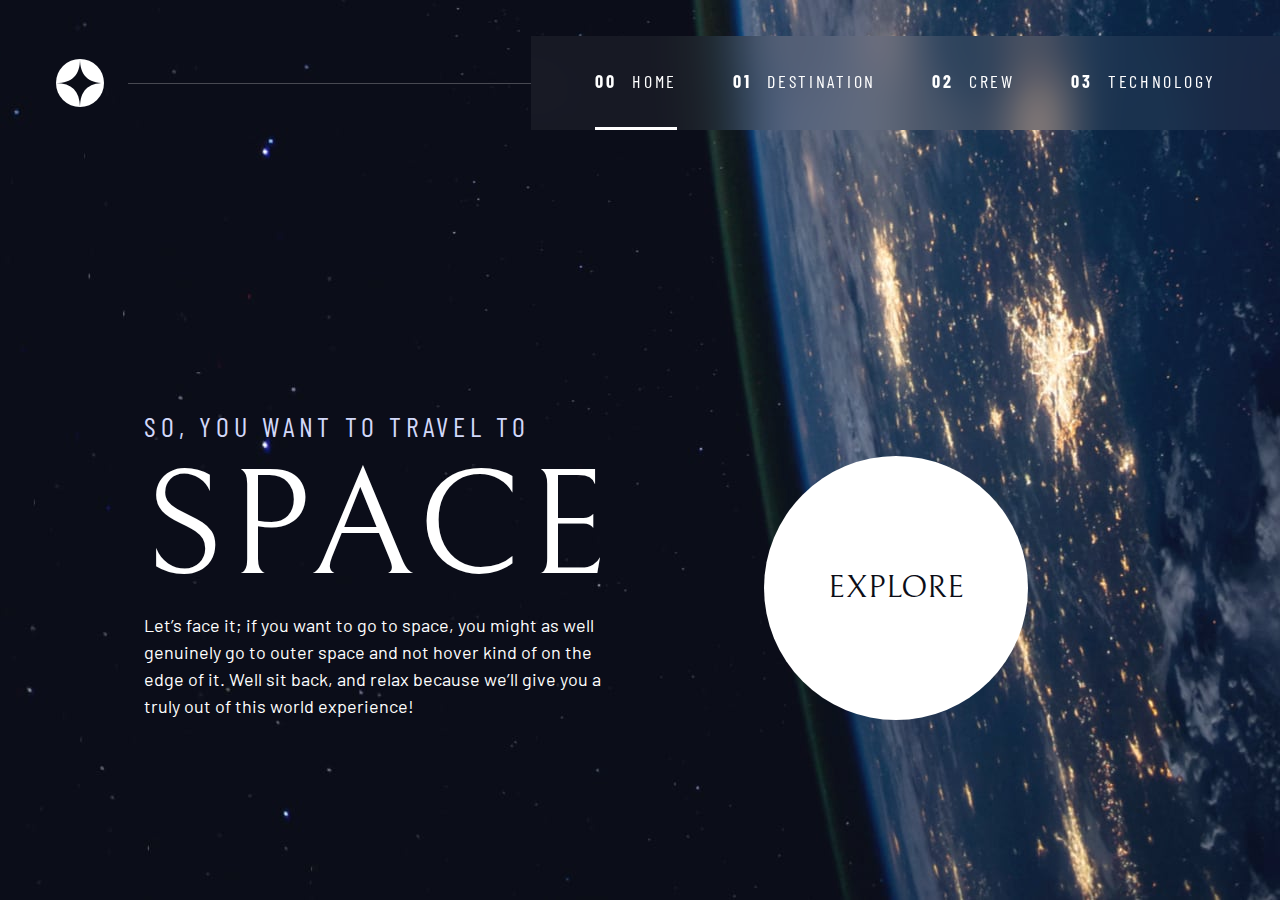
<file: index.html>
<!DOCTYPE html>
<html lang="en">
  <head>
    <meta charset="UTF-8" />
    <meta name="viewport" content="width=device-width, initial-scale=1.0" />
    <link
      rel="icon"
      type="image/png"
      sizes="32x32"
      href="./assets/favicon-32x32.png"
    />
    <link rel="preconnect" href="https://fonts.googleapis.com" />
    <link rel="preconnect" href="https://fonts.gstatic.com" crossorigin />
    <link
      href="https://fonts.googleapis.com/css2?family=Barlow+Condensed:wght@400;700&family=Bellefair&family=Barlow:wght@400;700&display=swap"
      rel="stylesheet"
    />
    <link rel="stylesheet" href="index.css" />
    <title>Space Tourism</title>
  </head>
  <body class="home">
    <a class="skip-to-content" href="#main">Skip to main content </a>
    <header class="primary-header flex">
      <div>
        <img
          src="./assets/shared/logo.svg"
          alt="Space Tourism Logo"
          class="logo"
        />
      </div>
      <button
        class="mobile-nav-toggle"
        aria-controls="primary-navigation"
        aria-expanded="false"
      >
        <span class="sr-only">Menu</span>
      </button>
      <nav>
        <ul
          id="primary-navigation"
          data-visible="false"
          class="primary-navigation underline-indicators flex ff-sans-cond"
        >
          <li class="active">
            <a href="index.html" class="uppercase letter-spacing-2 text-white"
              ><span aria-hidden="true">00</span> Home</a
            >
          </li>
          <li>
            <a
              href="destination.html"
              class="uppercase letter-spacing-2 text-white"
              ><span aria-hidden="true">01</span> Destination</a
            >
          </li>
          <li>
            <a href="crew.html" class="uppercase letter-spacing-2 text-white"
              ><span aria-hidden="true">02</span> Crew</a
            >
          </li>
          <li>
            <a
              href="technology.html"
              class="uppercase letter-spacing-2 text-white"
              ><span aria-hidden="true">03</span> Technology</a
            >
          </li>
        </ul>
      </nav>
    </header>
    <main id="main" class="grid-container grid-container--home">
      <div>
        <h1 class="text-light letter-spacing-1 ff-sans-cond fs-500 uppercase">
          So, you want to travel to
          <span class="block text-white ff-serif fs-900 uppercase">Space</span>
        </h1>
        <p>
          Let’s face it; if you want to go to space, you might as well genuinely
          go to outer space and not hover kind of on the edge of it. Well sit
          back, and relax because we’ll give you a truly out of this world
          experience!
        </p>
      </div>
      <div>
        <a
          href="destination.html"
          class="large-button uppercase ff-serif text-dark bg-white"
          >Explore</a
        >
      </div>
    </main>
    <script src="nav.js"></script>
  </body>
</html>
</file>
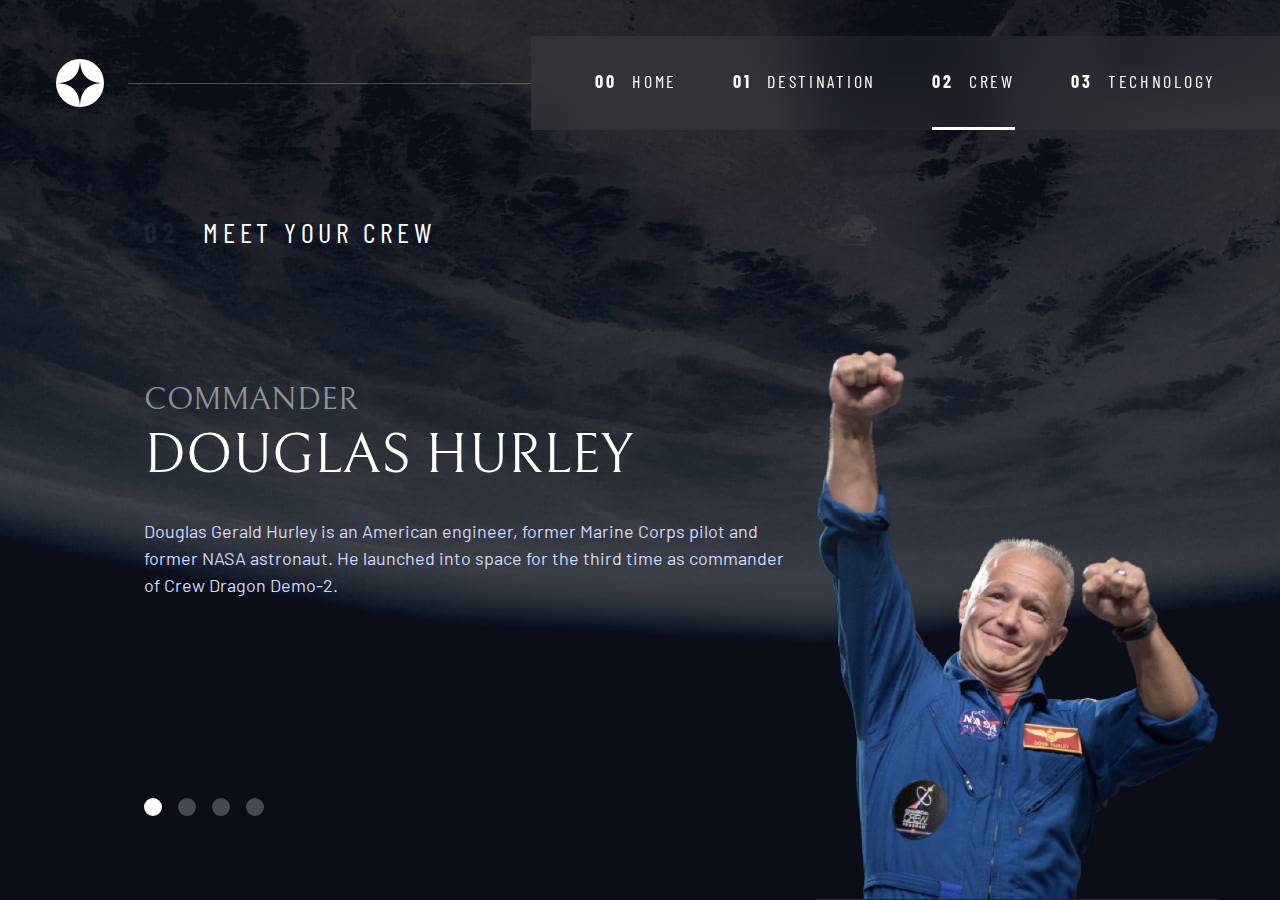
<file: crew.html>
<!DOCTYPE html>
<html lang="en">
  <head>
    <meta charset="UTF-8" />
    <meta name="viewport" content="width=device-width, initial-scale=1.0" />
    <link
      rel="icon"
      type="image/png"
      sizes="32x32"
      href="./assets/favicon-32x32.png"
    />
    <link rel="preconnect" href="https://fonts.googleapis.com" />
    <link rel="preconnect" href="https://fonts.gstatic.com" crossorigin />
    <link
      href="https://fonts.googleapis.com/css2?family=Barlow+Condensed:wght@400;700&family=Bellefair&family=Barlow:wght@400;700&display=swap"
      rel="stylesheet"
    />
    <link rel="stylesheet" href="index.css" />
    <title>Space Tourism</title>
  </head>
  <body class="crew">
    <a class="skip-to-content" href="#main">Skip to main content </a>
    <header class="primary-header flex">
      <div>
        <img
          src="./assets/shared/logo.svg"
          alt="Space Tourism Logo"
          class="logo"
        />
      </div>
      <button
        class="mobile-nav-toggle"
        aria-controls="primary-navigation"
        aria-expanded="false"
      >
        <span class="sr-only">Menu</span>
      </button>
      <nav>
        <ul
          id="primary-navigation"
          data-visible="false"
          class="primary-navigation underline-indicators flex ff-sans-cond"
        >
          <li>
            <a href="index.html" class="uppercase letter-spacing-2 text-white"
              ><span aria-hidden="true">00</span> Home</a
            >
          </li>
          <li>
            <a
              href="destination.html"
              class="uppercase letter-spacing-2 text-white"
              ><span aria-hidden="true">01</span> Destination</a
            >
          </li>
          <li class="active">
            <a href="crew.html" class="uppercase letter-spacing-2 text-white"
              ><span aria-hidden="true">02</span> Crew</a
            >
          </li>
          <li>
            <a
              href="technology.html"
              class="uppercase letter-spacing-2 text-white"
              ><span aria-hidden="true">03</span> Technology</a
            >
          </li>
        </ul>
      </nav>
    </header>
    <main id="main" class="grid-container grid-container--crew flow">
      <h1 class="numbered-title">
        <span aria-hidden="true">02</span> Meet your crew
      </h1>
      <div
        class="dot-indicators flex"
        role="tablist"
        aria-label="crew member list"
      >
        <button
          aria-selected="true"
          aria-controls="commander-tab"
          data-image="commander-image"
          role="tab"
          tabindex="0"
        >
          <span class="sr-only">The commander</span>
        </button>
        <button
          aria-selected="false"
          aria-controls="mission-tab"
          data-image="mission-image"
          role="tab"
          tabindex="-1"
        >
          <span class="sr-only">The mission specialist</span>
        </button>
        <button
          aria-selected="false"
          aria-controls="pilot-tab"
          data-image="pilot-image"
          role="tab"
          tabindex="-1"
        >
          <span class="sr-only">The pilot</span>
        </button>
        <button
          aria-selected="false"
          aria-controls="crew-tab"
          data-image="crew-image"
          role="tab"
          tabindex="-1"
        >
          <span class="sr-only">The crew engineer</span>
        </button>
      </div>

      <!-- commander -->
      <article
        class="crew-details flow"
        id="commander-tab"
        role="tabpanel"
        tabindex="0"
      >
        <header class="flow flow--space-small">
          <h2 class="fs-600 ff-serif uppercase">Commander</h2>
          <p class="fs-700 uppercase ff-serif">Douglas Hurley</p>
        </header>
        <p class="text-light">
          Douglas Gerald Hurley is an American engineer, former Marine Corps
          pilot and former NASA astronaut. He launched into space for the third
          time as commander of Crew Dragon Demo-2.
        </p>
      </article>

      <!-- mission specialist -->
      <article
        class="crew-details flow"
        id="mission-tab"
        role="tabpanel"
        tabindex="0"
        hidden
      >
        <header class="flow flow--space-small">
          <h2 class="fs-600 ff-serif uppercase">Mission Specialist</h2>
          <p class="fs-700 uppercase ff-serif">Mark SHuttleworth</p>
        </header>
        <p class="text-light">
          Mark Richard Shuttleworth is the founder and CEO of Canonical, the
          company behind the Linux-based Ubuntu operating system. Shuttleworth
          became the first South African to travel to space as a space tourist.
        </p>
      </article>

      <!-- pilot -->
      <article
        class="crew-details flow"
        id="pilot-tab"
        role="tabpanel"
        tabindex="0"
        hidden
      >
        <header class="flow flow--space-small">
          <h2 class="fs-600 ff-serif uppercase">Pilot</h2>
          <p class="fs-700 uppercase ff-serif">Victor Glover</p>
        </header>
        <p class="text-light">
          Pilot on the first operational flight of the SpaceX Crew Dragon to the
          International Space Station. Glover is a commander in the U.S. Navy
          where he pilots an F/A-18.He was a crew member of Expedition 64, and
          served as a station systems flight engineer.
        </p>
      </article>

      <!-- engineer -->
      <article
        class="crew-details flow"
        id="crew-tab"
        role="tabpanel"
        tabindex="0"
        hidden
      >
        <header class="flow flow--space-small">
          <h2 class="fs-600 ff-serif uppercase">Flight Engineer</h2>
          <p class="fs-700 uppercase ff-serif">Anousheh Ansari</p>
        </header>
        <p class="text-light">
          Anousheh Ansari is an Iranian American engineer and co-founder of
          Prodea Systems. Ansari was the fourth self-funded space tourist, the
          first self-funded woman to fly to the ISS, and the first Iranian in
          space.
        </p>
      </article>

      <picture id="commander-image">
        <source
          srcset="assets/crew/image-douglas-hurley.webp"
          type="image/webp"
        />
        <img src="assets/crew/image-douglas-hurley.png" alt="Douglas Hurley" />
      </picture>
      <picture id="mission-image" hidden>
        <source
          srcset="assets/crew/image-mark-shuttleworth.webp"
          type="image/webp"
        />
        <img
          src="assets/crew/image-mark-shuttleworth.png"
          alt="Douglas Hurley"
        />
      </picture>
      <picture id="pilot-image" hidden>
        <source
          srcset="assets/crew/image-victor-glover.webp"
          type="image/webp"
        />
        <img src="assets/crew/image-victor-glover.png" alt="Douglas Hurley" />
      </picture>
      <picture id="crew-image" hidden>
        <source
          srcset="assets/crew/image-anousheh-ansari.webp"
          type="image/webp"
        />
        <img src="assets/crew/image-anousheh-ansari.png" alt="Douglas Hurley" />
      </picture>
      <script src="nav.js"></script>
      <script src="content-change.js"></script>
    </main>
  </body>
</html>
</file>
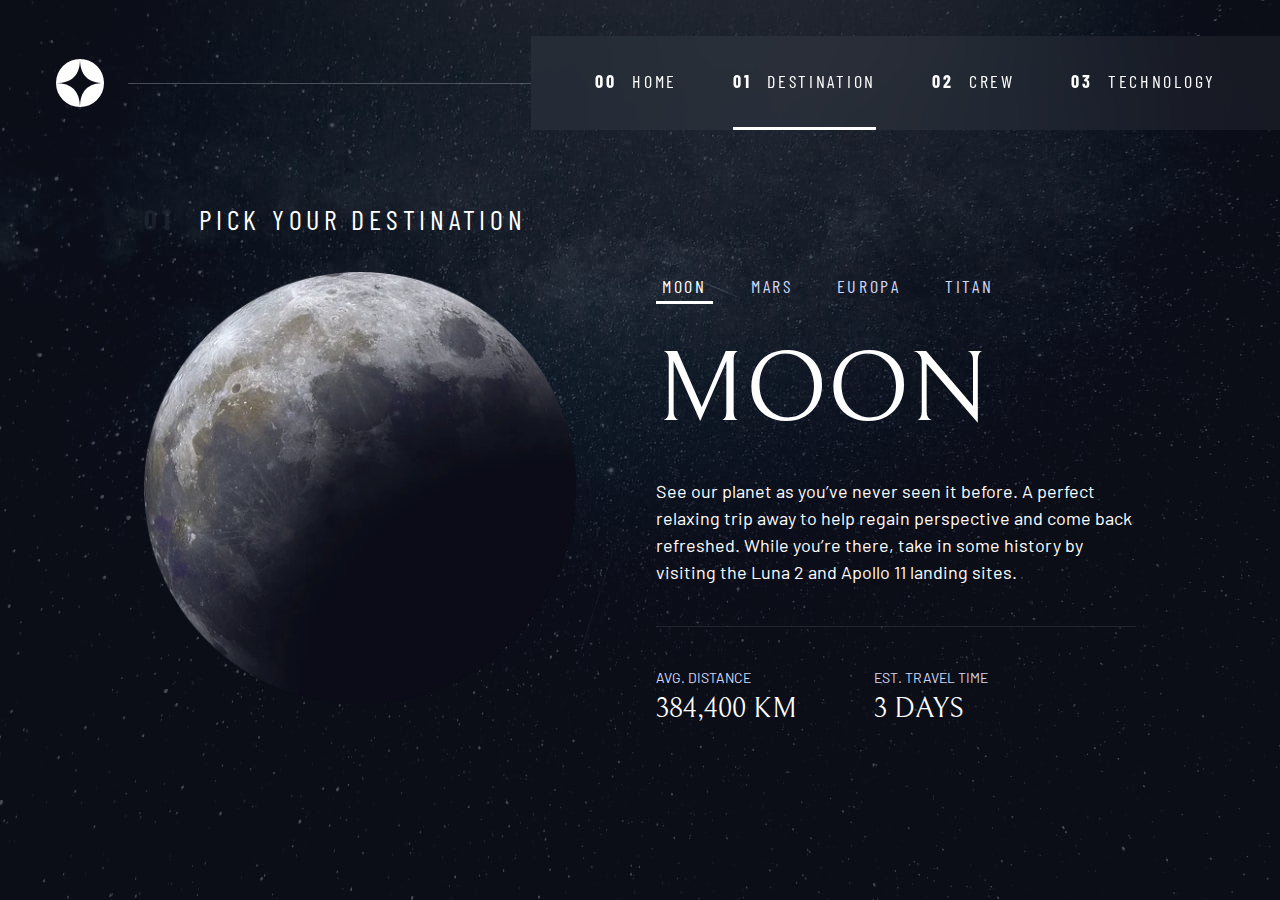
<file: destination.html>
<!DOCTYPE html>
<html lang="en">
  <head>
    <meta charset="UTF-8" />
    <meta name="viewport" content="width=device-width, initial-scale=1.0" />
    <link
      rel="icon"
      type="image/png"
      sizes="32x32"
      href="./assets/favicon-32x32.png"
    />
    <link rel="preconnect" href="https://fonts.googleapis.com" />
    <link rel="preconnect" href="https://fonts.gstatic.com" crossorigin />
    <link
      href="https://fonts.googleapis.com/css2?family=Barlow+Condensed:wght@400;700&family=Bellefair&family=Barlow:wght@400;700&display=swap"
      rel="stylesheet"
    />
    <link rel="stylesheet" href="index.css" />
    <title>Space Tourism</title>
  </head>
  <body class="destination">
    <a class="skip-to-content" href="#main">Skip to main content </a>
    <header class="primary-header flex">
      <div>
        <img
          src="./assets/shared/logo.svg"
          alt="Space Tourism Logo"
          class="logo"
        />
      </div>
      <button
        class="mobile-nav-toggle"
        aria-controls="primary-navigation"
        aria-expanded="false"
      >
        <span class="sr-only">Menu</span>
      </button>
      <nav>
        <ul
          id="primary-navigation"
          data-visible="false"
          class="primary-navigation underline-indicators flex ff-sans-cond"
        >
          <li>
            <a href="index.html" class="uppercase letter-spacing-2 text-white"
              ><span aria-hidden="true">00</span> Home</a
            >
          </li>
          <li class="active">
            <a
              href="destination.html"
              class="uppercase letter-spacing-2 text-white"
              ><span aria-hidden="true">01</span> Destination</a
            >
          </li>
          <li>
            <a href="crew.html" class="uppercase letter-spacing-2 text-white"
              ><span aria-hidden="true">02</span> Crew</a
            >
          </li>
          <li>
            <a
              href="technology.html"
              class="uppercase letter-spacing-2 text-white"
              ><span aria-hidden="true">03</span> Technology</a
            >
          </li>
        </ul>
      </nav>
    </header>
    <main id="main" class="grid-container grid-container--destination flow">
      <h1 class="numbered-title">
        <span aria-hidden="true">01</span> Pick your destination
      </h1>
      <picture id="moon-image">
        <source srcset="assets/destination/image-moon.webp" type="image/webp" />
        <img src="assets/destination/image-moon.png" alt="the moon" />
      </picture>
      <picture id="mars-image" hidden>
        <source srcset="assets/destination/image-mars.webp" type="image/webp" />
        <img src="assets/destination/image-mars.png" alt="the planet mars" />
      </picture>
      <picture id="europa-image" hidden>
        <source
          srcset="assets/destination/image-europa.webp"
          id="-image"
          type="image/webp"
        />
        <img
          src="assets/destination/image-europa.png"
          alt="the planet europa"
        />
      </picture>
      <picture id="titan-image" hidden>
        <source
          srcset="assets/destination/image-titan.webp"
          type="image/webp"
        />
        <img src="assets/destination/image-titan.png" alt="the moon titan" />
      </picture>

      <div
        class="tab-list underline-indicators flex"
        role="tablist"
        aria-label="destination list"
      >
        <button
          aria-selected="true"
          role="tab"
          aria-controls="moon-tab"
          class="uppercase ff-sans-cond text-light letter-spacing-2"
          tabindex="0"
          data-image="moon-image"
        >
          Moon
        </button>
        <button
          aria-selected="false"
          role="tab"
          aria-controls="mars-tab"
          class="uppercase ff-sans-cond text-light letter-spacing-2"
          tabindex="-1"
          data-image="mars-image"
        >
          Mars
        </button>
        <button
          aria-selected="false"
          role="tab"
          aria-controls="europa-tab"
          class="uppercase ff-sans-cond text-light letter-spacing-2"
          tabindex="-1"
          data-image="europa-image"
        >
          Europa
        </button>
        <button
          aria-selected="false"
          role="tab"
          aria-controls="titan-tab"
          class="uppercase ff-sans-cond text-light letter-spacing-2"
          tabindex="-1"
          data-image="titan-image"
        >
          Titan
        </button>
      </div>

      <!-- The moon -->
      <article
        id="moon-tab"
        class="destination-info flow"
        tabindex="0"
        role="tabpanel"
      >
        <h2 class="fs-800 uppercase ff-serif">Moon</h2>

        <p>
          See our planet as you’ve never seen it before. A perfect relaxing trip
          away to help regain perspective and come back refreshed. While you’re
          there, take in some history by visiting the Luna 2 and Apollo 11
          landing sites.
        </p>

        <div class="destination-meta flex">
          <div>
            <h3 class="text-light fs-200 uppercase">Avg. distance</h3>
            <p class="ff-serif uppercase">384,400 km</p>
          </div>
          <div>
            <h3 class="text-light fs-200 uppercase">Est. travel time</h3>
            <p class="ff-serif uppercase">3 days</p>
          </div>
        </div>
      </article>

      <!-- Mars -->
      <article
        id="mars-tab"
        hidden
        class="destination-info flow"
        tabindex="0"
        role="tabpanel"
      >
        <h2 class="fs-800 uppercase ff-serif">Mars</h2>

        <p>
          Don’t forget to pack your hiking boots. You’ll need them to tackle
          Olympus Mons, the tallest planetary mountain in our solar system. It’s
          two and a half times the size of Everest!
        </p>

        <div class="destination-meta flex">
          <div>
            <h3 class="text-light fs-200 uppercase">Avg. distance</h3>
            <p class="ff-serif uppercase">225 mil. km</p>
          </div>
          <div>
            <h3 class="text-light fs-200 uppercase">Est. travel time</h3>
            <p class="ff-serif uppercase">9 months</p>
          </div>
        </div>
      </article>

      <!-- Europa -->
      <article
        id="europa-tab"
        hidden
        class="destination-info flow"
        tabindex="0"
        role="tabpanel"
      >
        <h2 class="fs-800 uppercase ff-serif">Europa</h2>

        <p>
          The smallest of the four Galilean moons orbiting Jupiter, Europa is a
          winter lover’s dream. With an icy surface, it’s perfect for a bit of
          ice skating, curling, hockey, or simple relaxation in your snug
          wintery cabin.
        </p>
        <div class="destination-meta flex">
          <div>
            <h3 class="text-light fs-200 uppercase">Avg. distance</h3>
            <p class="ff-serif uppercase">628 mil. km</p>
          </div>
          <div>
            <h3 class="text-light fs-200 uppercase">Est. travel time</h3>
            <p class="ff-serif uppercase">3 years</p>
          </div>
        </div>
      </article>

      <!-- Titan -->
      <article
        id="titan-tab"
        hidden
        class="destination-info flow"
        tabindex="0"
        role="tabpanel"
      >
        <h2 class="fs-800 uppercase ff-serif">Titan</h2>

        <p>
          The only moon known to have a dense atmosphere other than Earth, Titan
          is a home away from home (just a few hundred degrees colder!). As a
          bonus, you get striking views of the Rings of Saturn.
        </p>

        <div class="destination-meta flex">
          <div>
            <h3 class="text-light fs-200 uppercase">Avg. distance</h3>
            <p class="ff-serif uppercase">1.6 bil. km</p>
          </div>
          <div>
            <h3 class="text-light fs-200 uppercase">Est. travel time</h3>
            <p class="ff-serif uppercase">7 years</p>
          </div>
        </div>
      </article>
    </main>
    <script src="nav.js"></script>
    <script src="content-change.js"></script>
  </body>
</html>
</file>
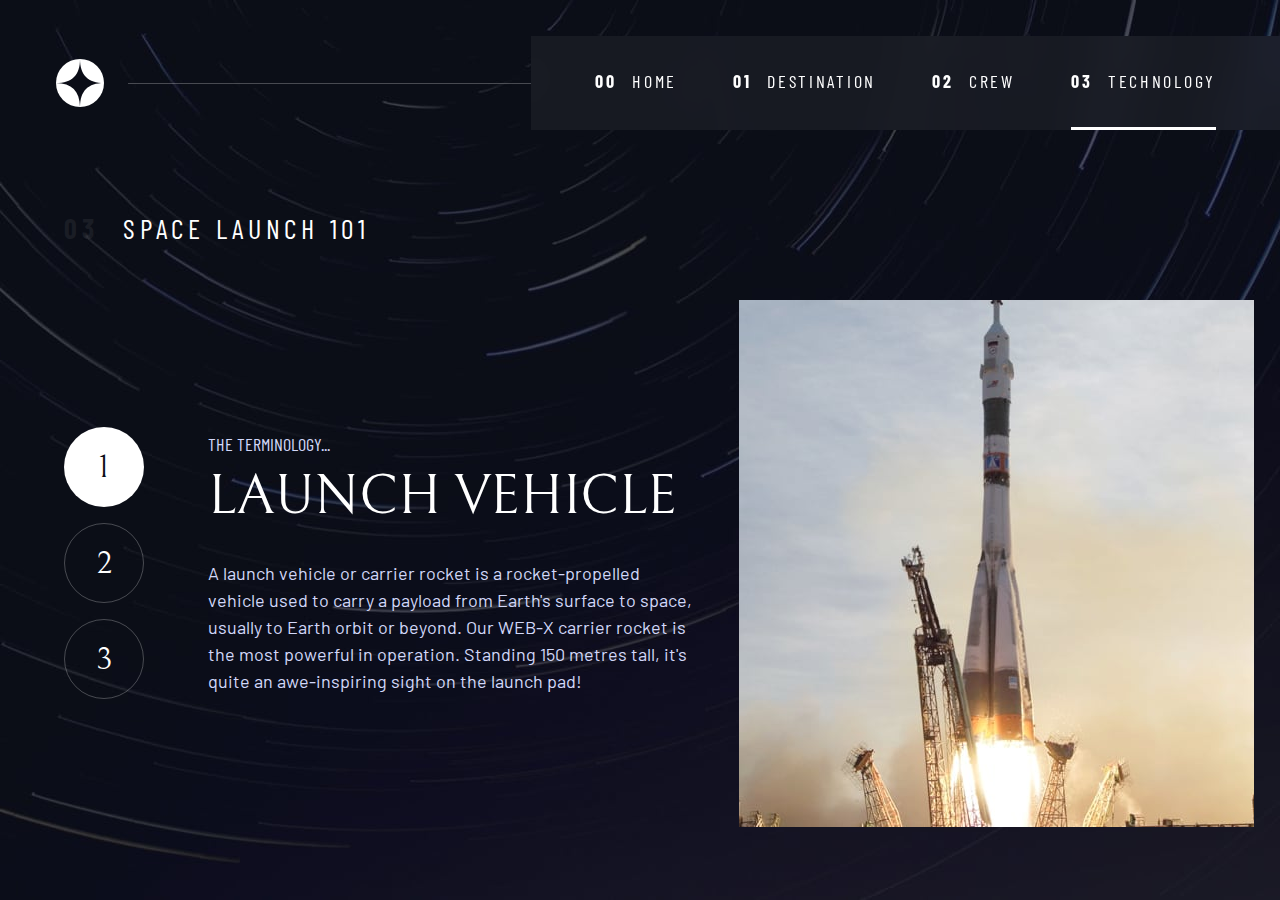
<file: technology.html>
<!DOCTYPE html>
<html lang="en">
  <head>
    <meta charset="UTF-8" />
    <meta name="viewport" content="width=device-width, initial-scale=1.0" />
    <link
      rel="icon"
      type="image/png"
      sizes="32x32"
      href="./assets/favicon-32x32.png"
    />
    <link rel="preconnect" href="https://fonts.googleapis.com" />
    <link rel="preconnect" href="https://fonts.gstatic.com" crossorigin />
    <link
      href="https://fonts.googleapis.com/css2?family=Barlow+Condensed:wght@400;700&family=Bellefair&family=Barlow:wght@400;700&display=swap"
      rel="stylesheet"
    />
    <link rel="stylesheet" href="index.css" />
    <title>Space Tourism</title>
  </head>
  <body class="technology">
    <a class="skip-to-content" href="#main">Skip to main content </a>
    <header class="primary-header flex">
      <div>
        <img
          src="./assets/shared/logo.svg"
          alt="Space Tourism Logo"
          class="logo"
        />
      </div>
      <button
        class="mobile-nav-toggle"
        aria-controls="primary-navigation"
        aria-expanded="false"
      >
        <span class="sr-only">Menu</span>
      </button>
      <nav>
        <ul
          id="primary-navigation"
          data-visible="false"
          class="primary-navigation underline-indicators flex ff-sans-cond"
        >
          <li>
            <a href="index.html" class="uppercase letter-spacing-2 text-white"
              ><span aria-hidden="true">00</span> Home</a
            >
          </li>
          <li>
            <a
              href="destination.html"
              class="uppercase letter-spacing-2 text-white"
              ><span aria-hidden="true">01</span> Destination</a
            >
          </li>
          <li>
            <a href="crew.html" class="uppercase letter-spacing-2 text-white"
              ><span aria-hidden="true">02</span> Crew</a
            >
          </li>
          <li class="active">
            <a
              href="technology.html"
              class="uppercase letter-spacing-2 text-white"
              ><span aria-hidden="true">03</span> Technology</a
            >
          </li>
        </ul>
      </nav>
    </header>
    <main id="main" class="grid-container grid-container--technology flow">
      <h1 class="numbered-title">
        <span aria-hidden="true">03</span> Space launch 101
      </h1>
      <picture id="launch-vehicle-image">
        <img
          src="assets/technology/image-launch-vehicle-landscape.jpg"
          alt="launch vehicle"
        />
      </picture>
      <picture id="spaceport-image" hidden>
        <img
          src="assets/technology/image-spaceport-landscape.jpg"
          alt="launch vehicle"
        />
      </picture>
      <picture id="space-capsule-image" hidden>
        <img
          src="assets/technology/image-space-capsule-landscape.jpg"
          alt="launch vehicle"
        />
      </picture>

      <div
        role="tablist"
        aria-label="technology list"
        class="numbered-indicators flex"
      >
        <button
          aria-selected="true"
          aria-controls="launch-vehicle-tab"
          tabindex="0"
          role="tab"
          data-image="launch-vehicle-image"
          class="ff-serif fs-600 text-white"
        >
          1</button
        ><button
          aria-selected="false"
          aria-controls="space-port-tab"
          tabindex="-1"
          role="tab"
          data-image="spaceport-image"
          class="ff-serif fs-600 text-white"
        >
          2</button
        ><button
          aria-selected="false"
          aria-controls="space-capsule-tab"
          tabindex="-1"
          role="tab"
          data-image="space-capsule-image"
          class="ff-serif fs-600 text-white"
        >
          3
        </button>
      </div>

      <!-- launch vehicle -->
      <article
        tabindex="0"
        role="tabpanel"
        id="launch-vehicle-tab"
        class="technology-details flow text-light"
      >
        <header class="flow flow--space-small">
          <p class="fs-400 ff-sans-cond uppercase">The terminology...</p>
          <h2 class="fs-700 uppercase ff-serif text-white">Launch Vehicle</h2>
        </header>
        <p>
          A launch vehicle or carrier rocket is a rocket-propelled vehicle used
          to carry a payload from Earth's surface to space, usually to Earth
          orbit or beyond. Our WEB-X carrier rocket is the most powerful in
          operation. Standing 150 metres tall, it's quite an awe-inspiring sight
          on the launch pad!
        </p>
      </article>

      <!-- spaceport -->
      <article
        tabindex="0"
        role="tabpanel"
        id="space-port-tab"
        class="technology-details flow text-light"
        hidden
      >
        <header class="flow flow--space-small">
          <p class="fs-400 ff-sans-cond uppercase">The terminology...</p>
          <h2 class="fs-700 uppercase ff-serif text-white">Spaceport</h2>
        </header>
        <p>
          A spaceport or cosmodrome is a site for launching (or receiving)
          spacecraft, by analogy to the seaport for ships or airport for
          aircraft. Based in the famous Cape Canaveral, our spaceport is ideally
          situated to take advantage of the Earth’s rotation for launch.
        </p>
      </article>

      <!-- space capsule -->
      <article
        tabindex="0"
        role="tabpanel"
        id="space-capsule-tab"
        class="technology-details flow text-light"
        hidden
      >
        <header class="flow flow--space-small">
          <p class="fs-400 ff-sans-cond uppercase">The terminology...</p>
          <h2 class="fs-700 uppercase ff-serif text-white">Space capsule</h2>
        </header>
        <p>
          A space capsule is an often-crewed spacecraft that uses a blunt-body
          reentry capsule to reenter the Earth's atmosphere without wings. Our
          capsule is where you'll spend your time during the flight. It includes
          a space gym, cinema, and plenty of other activities to keep you
          entertained.
        </p>
      </article>
    </main>
    <script src="nav.js"></script>
    <script src="content-change.js"></script>
  </body>
</html>
</file>
<file: index.css>
/* --------------------------- */
/* Custom properties */
/* --------------------------- */

:root {
  /* colors */
  --clr-dark: 230 35% 7%;
  --clr-light: 231 77% 90%;
  --clr-white: 0 0% 100%;

  /* font sizes */
  --fs-900: clamp(5rem, 8vw + 1rem, 9.375rem);
  --fs-800: 3.5rem;
  --fs-700: 1.5rem;
  --fs-600: 1rem;
  --fs-500: 1rem;
  --fs-400: 0.9375rem;
  --fs-300: 1rem;
  --fs-200: 0.875rem;

  /* font families */
  --ff-serif: "Bellefair", serif;
  --ff-sans-cond: "Barlow Condensed", sans-serif;
  --ff-sans-normal: "Barlow", sans-serif;

  --numbered-indicators-dimension: 2.5rem;
}

@media (min-width: 35em) {
  :root {
    --fs-900: 9.375rem;
    --fs-800: 5rem;
    --fs-700: 2.5rem;
    --fs-600: 1.5rem;
    --fs-500: 1.25rem;
    --fs-400: 1rem;
    --numbered-indicators-dimension: 3.75rem;
  }
}
@media (min-width: 45em) {
  :root {
    --fs-800: 6.25rem;
    --fs-700: 3.5rem;
    --fs-600: 2rem;
    --fs-400: 1.125rem;
    --fs-500: 1.75rem;
    --numbered-indicators-dimension: 5rem;
  }
}

/* --------------------------- */
/* Reset */
/* --------------------------- */

/* Box sizing */
*,
*::before,
*::after {
  box-sizing: border-box;
}

/* Reset Margins */
body,
h1,
h2,
h3,
h4,
h5,
p,
figure,
picture {
  margin: 0;
}

h1,
h2,
h3,
h4,
h5,
h6,
p {
  font-weight: 400;
}

/* setup the body */
body {
  font-family: var(--ff-sans-normal);
  font-size: var(--fs-400);
  background-color: hsl(var(--clr-dark));
  color: hsl(var(--clr-white));
  line-height: 1.5;
  min-height: 100vh;
  display: grid;
  grid-template-rows: min-content 1fr;
  overflow-x: hidden;
}

/* make images easier to work with */
img {
  max-width: 100%;
  display: block;
}

/* make form elements easier to work with(sometimes form elements don't inherit font properties) */
input,
button,
textarea,
select {
  font: inherit;
}

/* remove animations for people who've turned them off */
@media (prefers-reduced-motion: reduce) {
  *,
  *::before,
  *::after {
    animation-duration: 0.01ms !important;
    animation-iteration-count: 1 !important;
    transition-duration: 0.01ms !important;
    scroll-behavior: auto !important;
  }
}

/* --------------------------- */
/* Utility classes */
/* --------------------------- */
.flex {
  display: flex;
  gap: var(--gap, 1rem);
}
.grid {
  display: grid;
  gap: var(--gap, 1rem);
}
.block {
  display: block;
}
.flow > *:where(:not(:first-child)) {
  margin-top: var(--flow-space, 1rem);
}
.flow--space-small {
  --flow-space: 0.5rem;
}
.container {
  padding-inline: 2em;
  max-width: 80rem;
  margin-inline: auto;
}

.sr-only {
  position: absolute;
  width: 1px;
  height: 1px;
  padding: 0;
  margin: -1px;
  overflow: hidden;
  clip: rect(0, 0, 0, 0);
  white-space: nowrap; /* added line */
  border: 0;
}

.skip-to-content {
  background: hsl(var(--clr-white));
  color: hsl(var(--clr-dark));
  padding: 0.5em, 1em;
  margin-inline: auto;
  position: absolute;
  z-index: 9999;
  transform: translateY(-100%);
  transition: 250ms ease-in;
}
.skip-to-content:focus {
  transform: translateY(0%);
}
/* colors */
.bg-dark {
  background-color: hsl(var(--clr-dark));
}
.bg-light {
  background-color: hsl(var(--clr-light));
}
.bg-white {
  background-color: hsl(var(--clr-white));
}
.text-dark {
  color: hsl(var(--clr-dark));
}
.text-light {
  color: hsl(var(--clr-light));
}
.text-white {
  color: hsl(var(--clr-white));
}

/* typography */
.ff-serif {
  font-family: var(--ff-serif);
}
.ff-sans-cond {
  font-family: var(--ff-sans-cond);
}
.ff-sans-normal {
  font-family: var(--ff-sans-normal);
}

.fs-900 {
  font-size: var(--fs-900);
}
.fs-800 {
  font-size: var(--fs-800);
}
.fs-700 {
  font-size: var(--fs-700);
}
.fs-600 {
  font-size: var(--fs-600);
}
.fs-500 {
  font-size: var(--fs-500);
}
.fs-400 {
  font-size: var(--fs-400);
}
.fs-300 {
  font-size: var(--fs-300);
}
.fs-200 {
  font-size: var(--fs-200);
}
.fs-900,
.fs-800,
.fs-700,
.fs-600 {
  line-height: 1.1;
}

.letter-spacing-1 {
  letter-spacing: 4.75px;
}
.letter-spacing-2 {
  letter-spacing: 2.7px;
}
.letter-spacing-3 {
  letter-spacing: 2.35px;
}

.uppercase {
  text-transform: uppercase;
}

.numbered-title {
  font-family: var(--ff-sans-cond);
  font-size: var(--fs-500);
  letter-spacing: 4.725px;
  text-transform: uppercase;
}
.numbered-title span {
  opacity: 0.25;
  margin-right: 0.5em;
  font-weight: 700;
  color: hsl(var(--clr-white) / 0.25);
}

/* --------------------------- */
/* Components */
/* --------------------------- */
.large-button {
  font-size: 2rem;
  position: relative;
  display: inline-grid;
  z-index: 1;
  place-items: center;
  padding: 0 2em;
  border-radius: 50%;
  aspect-ratio: 1;
  text-decoration: none;
}
.large-button::after {
  content: "";
  position: absolute;
  z-index: -1;
  background: hsl(var(--clr-white) / 0.15);
  width: 100%;
  height: 100%;
  border-radius: inherit;
  opacity: 0;
  transition: opacity 500ms linear, transform 750ms ease-in-out;
}
.large-button:hover::after,
.large-button:focus::after {
  transform: scale(1.5);
  opacity: 1;
}

/* primary-header */
.logo {
  margin: 1.5rem clamp(1.5rem, 5vw, 3.5rem);
}
.primary-header {
  justify-content: space-between;
  align-items: center;
}
.primary-navigation {
  --gap: clamp(1.5rem, 5vw, 3.5rem);
  --underline-gap: 2rem;
  list-style: none;
  padding: 0;
  margin: 0;
  background: hsl(var(--clr-dark) / 0.95);
  background: hsl(var(--clr-white) / 0.05);
  backdrop-filter: blur(1.5rem);
}
.primary-navigation a {
  text-decoration: none;
  display: block;
  white-space: nowrap;
  height: 100%;
}

.primary-navigation a > span {
  font-weight: 700;
  margin-right: 0.5em;
}
.mobile-nav-toggle {
  display: none;
}

@supports (backdrop-filter: blur(1.5rem)) {
  .primary-navigation {
    background: hsl(var(--clr-white) / 0.05);
    backdrop-filter: blur(1.5rem);
  }
}

@media (max-width: 35rem) {
  .primary-navigation {
    --underline-gap: 0.5rem;
    position: fixed;
    inset: 0 0 0 20%;
    z-index: 1000;
    list-style: none;
    padding: min(20rem, 15vh) 2rem;
    margin: 0;
    flex-direction: column;
    transform: translateX(100%);
    transition: transform 500ms ease-in-out;
  }
  .primary-navigation[data-visible="true"] {
    transform: translateX(0);
  }

  .primary-navigation.underline-indicators > .active {
    border: 0;
  }
  .mobile-nav-toggle {
    display: block;
    position: absolute;
    z-index: 2000;
    right: 1rem;
    top: 2rem;
    background: transparent;
    background-image: url(./assets/shared/icon-hamburger.svg);
    background-repeat: no-repeat;
    background-position: center;
    width: 1.5rem;
    aspect-ratio: 1/1;
    border: 0;
  }
  .mobile-nav-toggle[aria-expanded="true"] {
    background-image: url(./assets/shared/icon-close.svg);
  }
  .mobile-nav-toggle:focus-visible {
    outline: 5px solid white;
    outline-offset: 5px;
  }
}
@media (min-width: 35em) {
  .primary-navigation {
    padding-inline: clamp(3rem, 5vw, 7rem);
  }
}
@media (min-width: 35em) and (max-width: 44.999em) {
  .primary-navigation a > span {
    display: none;
  }
}
@media (min-width: 45em) {
  .primary-header::after {
    content: "";
    display: block;
    position: relative;
    height: 1px;
    width: 100%;
    background: hsl(var(--clr-white) / 0.25);
    order: 1;
    margin-right: -2rem;
  }
  nav {
    order: 2;
  }
  .primary-navigation {
    margin-block: 2em;
  }
}
.underline-indicators > * {
  cursor: pointer;
  border: 0;
  border-bottom: 0.2rem solid hsl(var(--clr-white) / 0);
  background-color: transparent;
}
.underline-indicators a {
  padding: var(--underline-gap, 0.5rem) 0;
}
.underline-indicators > *:hover,
.underline-indicators > *:focus {
  border-color: hsl(var(--clr-white) / 0.5);
}

.underline-indicators > .active,
.underline-indicators > [aria-selected="true"] {
  color: hsl(var(--clr-white) / 1);
  border-color: hsl(var(--clr-white) / 1);
}

.tab-list {
  --gap: 2rem;
}

.dot-indicators > * {
  cursor: pointer;
  border: 0;
  border-radius: 50%;
  padding: 0.5em;
  background-color: hsl(var(--clr-white) / 0.25);
}

.dot-indicators > *:hover,
.dot-indicators > *:focus {
  background-color: hsl(var(--clr-white) / 0.5);
}

.dot-indicators > [aria-selected="true"] {
  background-color: hsl(var(--clr-white) / 1);
}

.numbered-indicators > * {
  height: var(--numbered-indicators-dimension);
  aspect-ratio: 1;
  display: flex;
  justify-content: center;
  align-items: center;
  border: 1px solid hsl(var(--clr-white) / 0.25);
  border-radius: 100%;
  background-color: transparent;
  cursor: pointer;
}
.numbered-indicators > [aria-selected="true"] {
  background-color: hsl(var(--clr-white));
  color: hsl(var(--clr-dark));
}
.numbered-indicators > *:hover,
.numbered-indicators > *:focus {
  border-color: hsl(var(--clr-white));
}
/* ----------------------------- */
/* Page specific background */
/* ----------------------------- */
body {
  background-size: cover;
  background-position: bottom center;
  background-repeat: no-repeat;
}
/* home */
.home {
  background-image: url(./assets/home/background-home-mobile.jpg);
}

@media (min-width: 35rem) {
  .home {
    background-position: center center;
    background-image: url(./assets/home/background-home-tablet.jpg);
  }
}

@media (min-width: 45rem) {
  .home {
    background-image: url(./assets/home/background-home-desktop.jpg);
  }
}
/* destination */
.destination {
  background-image: url(./assets/destination/background-destination-mobile.jpg);
}

@media (min-width: 35rem) {
  .destination {
    background-position: center center;
    background-image: url(./assets/destination/background-destination-tablet.jpg);
  }
}

@media (min-width: 45rem) {
  .destination {
    background-image: url(./assets/destination/background-destination-desktop.jpg);
  }
}

/* crew */
.crew {
  background-image: url(./assets/crew/background-crew-mobile.jpg);
}

@media (min-width: 35rem) {
  .crew {
    background-position: center center;
    background-image: url(./assets/crew/background-crew-tablet.jpg);
  }
}

@media (min-width: 45rem) {
  .crew {
    background-image: url(./assets/crew/background-crew-desktop.jpg);
  }
}

/* technology */
.technology {
  background-image: url(./assets/technology/background-technology-mobile.jpg);
}
@media (min-width: 35rem) {
  .technology {
    /* background-position: center center; */
    background-image: url(./assets/technology/background-technology-tablet.jpg);
  }
}
@media (min-width: 45rem) {
  .technology {
    background-image: url(./assets/technology/background-technology-desktop.jpg);
  }
}
/* ----------------------------- */
/* Layout */
/* ----------------------------- */
.grid-container {
  display: grid;
  text-align: center;
  place-items: center;
  padding-inline: 1rem;
  padding-bottom: 4rem;
}

.grid-container p:not([class]) {
  max-width: 50ch;
}

.numbered-title {
  grid-area: title;
}

/* destination layout */
.grid-container--destination {
  --flow-space: 2rem;
  grid-template-areas:
    "title"
    "image"
    "tabs"
    "content";
}

.grid-container--destination > picture {
  grid-area: image;
  max-width: 60%;
  align-self: start;
}
.grid-container--destination > .tab-list {
  grid-area: tabs;
}
.grid-container--destination > .destination-info {
  grid-area: content;
}

.destination-meta {
  flex-direction: column;
  border-top: 1px solid hsl(var(--clr-white) / 0.1);
  padding-top: 2.5rem;
  margin-top: 2.5rem;
}
.destination-meta p {
  font-size: 1.75rem;
}

/* crew layout */
.grid-container--crew,
.grid-container--technology {
  --flow-space: 2rem;
  grid-template-areas:
    "title"
    "image"
    "tabs"
    "content";
}

.grid-container--crew > picture {
  grid-area: image;
  max-width: 60%;
  border-bottom: 1px solid hsl(var(--clr-white) / 0.1);
}

.grid-container--crew > .dot-indicators {
  grid-area: tabs;
}

.grid-container--crew > .crew-details {
  grid-area: content;
}
.crew-details h2 {
  color: hsl(var(--clr-white) / 0.5);
}

.grid-container--technology > picture {
  grid-area: image;
}
.grid-container--technology > .numbered-indicators {
  grid-area: tabs;
}
.grid-container--technology > .technology-details {
  grid-area: content;
}
@media (min-width: 35em) {
  .numbered-title {
    justify-self: start;
    margin-top: 2rem;
  }
  .destination-meta {
    flex-direction: row;
    justify-content: space-evenly;
  }
  .grid-container--crew {
    padding-bottom: 0;
    grid-template-areas:
      "title"
      "content"
      "tabs"
      "image";
  }
}
@media (min-width: 45em) {
  .grid-container {
    text-align: left;
    column-gap: var(--container-gap, 2rem);
    grid-template-columns: minmax(1rem, 1fr) repeat(2, minmax(0, 30rem)) minmax(
        1rem,
        1fr
      );
  }

  .grid-container--home {
    padding-bottom: max(6rem, 20vh);
    align-items: end;
  }

  .grid-container--home > *:first-child {
    grid-column: 2;
  }

  .grid-container--home > *:last-child {
    grid-column: 3;
  }

  .grid-container--destination {
    align-content: start;
    justify-items: start;
    grid-template-areas:
      ". title title ."
      ". image tabs ."
      ". image content .";
  }

  .grid-container--destination > picture {
    max-width: 90%;
  }
  .destination-meta {
    --gap: min(6vw, 6rem);
    justify-content: start;
  }

  .grid-container--crew {
    grid-template-columns: minmax(1rem, 1fr) minmax(0, 40rem) minmax(0, 20rem) minmax(
        1rem,
        1fr
      );
    justify-items: start;

    grid-template-areas:
      ". title title ."
      ". content image ."
      ". tabs image .";
  }
  .grid-container--crew > picture {
    grid-column: span 2;
    align-self: end;
    max-width: 90%;
  }

  .grid-container--technology {
    justify-items: start;
    grid-template-columns:
      minmax(1rem, 1fr) minmax(0, 7rem) minmax(0, 35rem) minmax(0, 35rem)
      minmax(1rem, 1fr);
    grid-template-areas:
      ". title title title ."
      ". tabs content image .";
  }
  .grid-container--technology > picture {
    justify-self: center;
    grid-column: span 2;
  }
  .grid-container--technology > .numbered-indicators {
    flex-direction: column;
  }

  .grid-container--technology #launch-vehicle-image {
    content: url(./assets/technology/image-launch-vehicle-portrait.jpg);
  }
  .grid-container--technology #spaceport-image {
    content: url(./assets/technology/image-spaceport-portrait.jpg);
  }
  .grid-container--technology #space-capsule-image {
    content: url(./assets/technology/image-space-capsule-portrait.jpg);
  }
}
</file>
